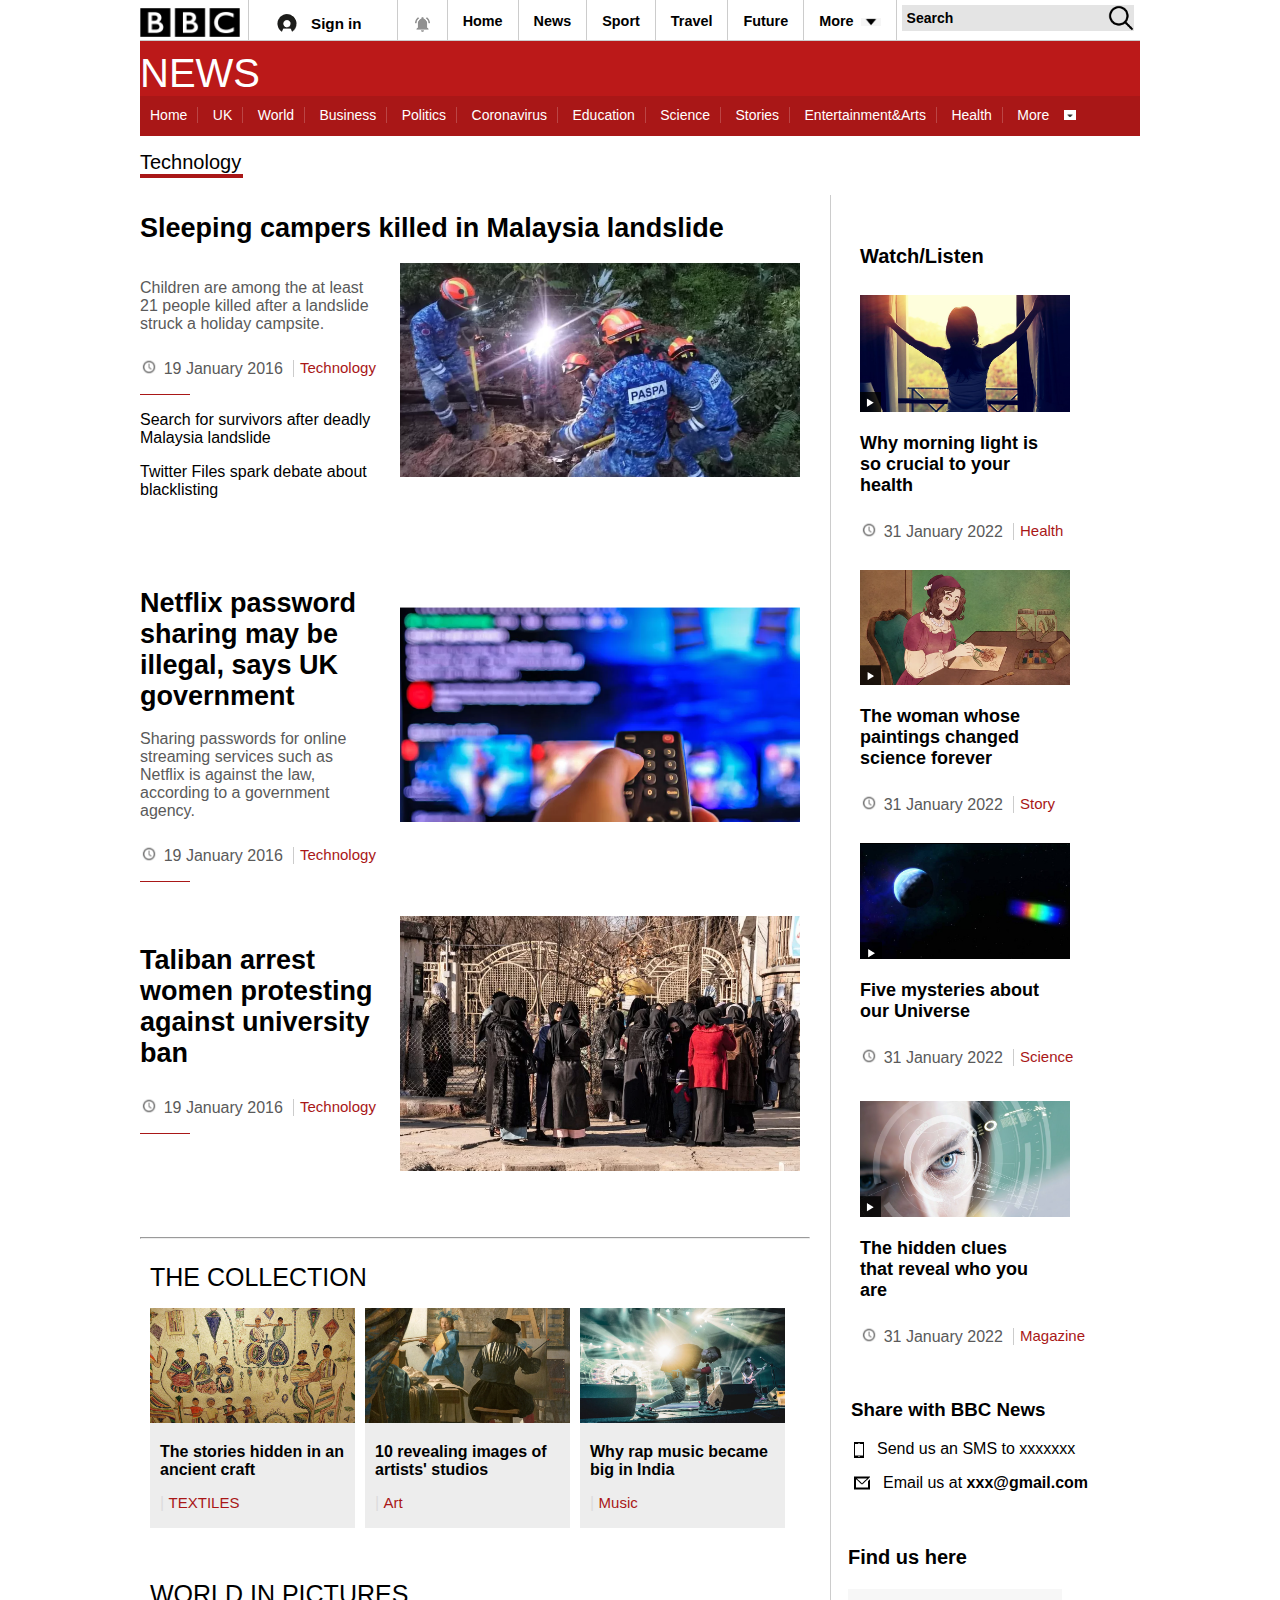
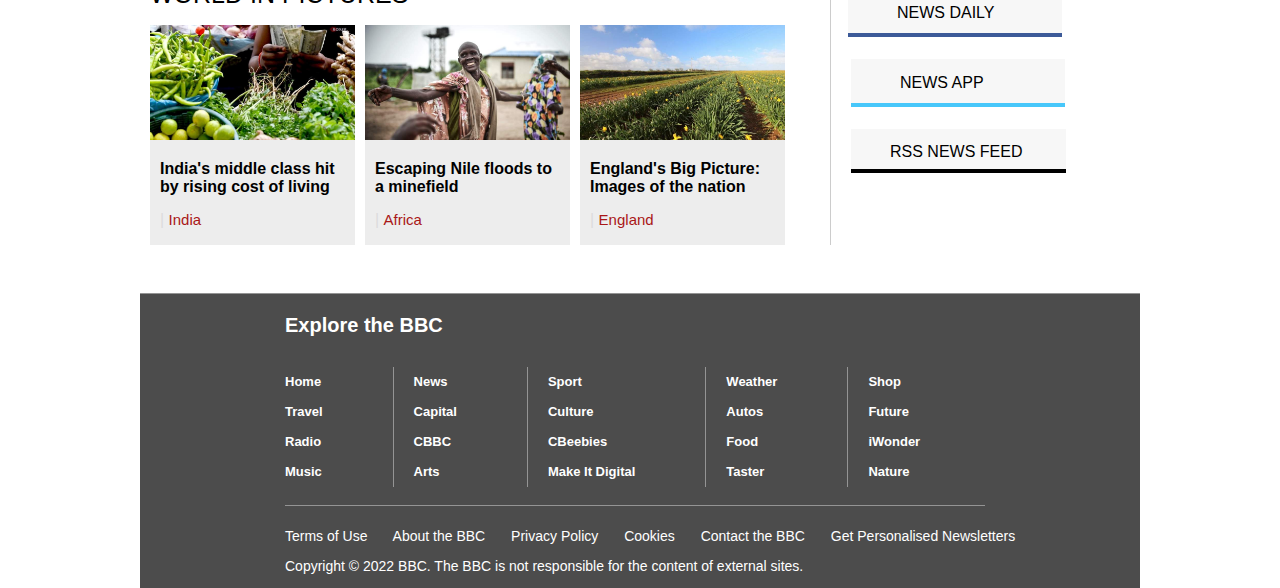
<file: BBCNewsWebsiteClone/index.html>
<!DOCTYPE html>
<html lang="en">
<head>
    <meta charset="UTF-8">
    <meta http-equiv="X-UA-Compatible" content="IE=edge">
    <meta name="viewport" content="width=device-width, initial-scale=1.0">
    <title>Technology - BBC News</title>

    <link rel="stylesheet" type="text/css" href="bbc.css">
    

</head>
<body>

    <div id="topbar">

        <img id="logo" src="img/bbc-logo.png">
        <div id="signin-div" class="topbar-section">
            <img id="signinimage" src="img/signinimage.png">
           <span id="signin-text"> Sign in </span>

        </div>

        <div id="bell-div">
            <div id="signin-div" class="topbar-section">
                <img id="bell" src="img/bellicon.png">

        </div>

        <div class="topbar-section topbar-menu">

            Home

        </div>

        <div class="topbar-section topbar-menu">

            News

        </div>

        <div class="topbar-section topbar-menu">

            Sport

        </div>

        <div class="topbar-section topbar-menu">

            Travel

        </div>

        <div class="topbar-section topbar-menu">

            Future

        </div>

        <div class="topbar-section topbar-menu">

            More

            <img id="arrow" src="img/arrow.png">

        </div>

        <div class="topbar-section">
            <input id="search-box" type="text" value="Search">
            <input type="image" id ="search-bar" src="img/magnifying-glass-icon.png">
             
        </div>
        </div>

        <div class="clear"></div>
        <div id="menu-bar-container">

            <div id="menu-bar">

                <h1>NEWS</h1>

            </div>

            <div class="clear">

            </div>
            <div id="menu-bar-2-container">

                <div id="menu-bar-2">
                    <a href="">Home</a>
                    <a href="">UK</a>
                    <a href="">World</a>
                    <a href="">Business</a>
                    <a href="">Politics</a>
                    <a href="">Coronavirus</a>
                    <a href="">Education</a>
                    <a href="">Science</a>
                    <a href="">Stories</a>
                    <a href="">Entertainment&Arts</a>
                    <a href="">Health</a>
                    <a href="" class="no-border">More</a>
                    <img id="arrow-2" src="img/arrow-2.png">
                </div>
                </div>

            </div>
            <div class="clear"></div>
            <div id="page-container">

            <div id="main-article">
                

                <h2>Technology</h2>
                <div id="article-container">

                <h3><a href="">Sleeping campers killed in Malaysia landslide</a></h3>

                <div id="article-summary">

                   <p> Children are among the at least 21 people killed after a landslide struck a holiday campsite.</p>

                    <p><img class="clock" src="img/clock.png">  <span class="date border-right">19 January 2016 </span>
                        <a class="topic-link no-border" href="">Technology</a></p>
                        

                    <hr id="article-hr" align-item="left">
                    <p><a class= "article-link" href="">Search for survivors after deadly Malaysia landslide</a></p>
                    <p><a class= "article-link" href="">Twitter Files spark debate about blacklisting</a></p>
                    <br>
                    <br>
                    <br>
                    

                    <h3><a href="">Netflix password sharing may be illegal, says UK government</a></h3>

                    <div id="article-summary-a"></div>

                    <p>Sharing passwords for online streaming services such as Netflix is against the law, according to a government agency.</p>
                    <p><img class="clock-a" src="img/clock.png">  <span class="date border-right">19 January 2016 </span>
                        <a class="topic-link no-border" href="">Technology</a></p>
                        <hr id="article-hr" align-item="left">
                        <br>
                        <br>
                        <h3><a href="">Taliban arrest women protesting against university ban</a></h3>

                        <div id="article-summary-a"></div>

                    <p></p>
                    <p><img class="clock-a" src="img/clock.png">  <span class="date border-right">19 January 2016 </span>
                        <a class="topic-link no-border"href="">Technology</a></p>
                        <hr id="article-hr" align-item="left">

    


                </div>

                <img id="main-article-image" src="img/Screenshot.png">
                <br>
                <br>
                <br>
                <br>
                <br>
                <br>
                <br>
                <br>
    
                <img id="main-article-image-a" src="img/New.png">
                <br>
                <br>
                <br>
                <br>
                <br>
                <br>
                <img id="main-article-image-a" src="img/Screenshot2.png">
                <br>
                <br>
                <br>
                <br>
                <hr>

                <div id="technologyWorld">
                    <p id="techHeader"><a href="http://">THE COLLECTION</a></p>
                    
                    <!--this part is divided into 3 subparts-->
                    <div class="techWorldDiv">
                        <a class="techWorldDivImg" href="http://"><img src="img/Textiles.webp" alt="techimg"></a>
                        <p class="techWorldDivTitle"><a href="http://">The stories hidden in an ancient craft
                        </a></p>
                        <p class="techWorldDivCat"> | <a href="http://">TEXTILES</a></p>
                    </div>

                    <div class="techWorldDiv">
                        <a class="techWorldDivImg" href="http://"><img src="img/Art History.webp" alt="techimg"></a>  
                        <p class="techWorldDivTitle"><a href="http://">10 revealing images of artists' studios</a></p> 
                        <p class="techWorldDivCat"> | <a href="http://">Art</a></p>                            
                    </div>

                    <div class="techWorldDivE">
                        <a class="techWorldDivImg" href="http://"><img src="img/Music.webp" alt="techimg"></a>
                        <p class="techWorldDivTitle"><a href="http://">Why rap music became big in India</a></p>
                        
                        <p class="techWorldDivCat"> | <a href="http://">Music</a></p>                            
                    </div>

                </div>
                

                <div id="technologyWorld">
                    <br>
                    <br>
                
                    <p id="techHeader"><a href="http://">WORLD IN PICTURES</a></p>
                    
                    <!--this part is divided into 3 subparts-->

                    <div class="techWorldDiv">
                        <a class="techWorldDivImg" href="http://"><img src="img/getty.jpg" alt="techimg"></a>  
                        <p class="techWorldDivTitle"><a href="http://">India's middle class hit by rising cost of living</a></p> 
                        <p class="techWorldDivCat"> | <a href="http://">India</a></p>                            
                    </div>

                    <div class="techWorldDiv">
                        <a class="techWorldDivImg" href="http://"><img src="img/smile.jpg" alt="techimg"></a>
                        <p class="techWorldDivTitle"><a href="http://">Escaping Nile floods to a minefield
                        </a></p>
                        <p class="techWorldDivCat"> | <a href="http://">Africa</a></p>
                    </div>

                    <div class="techWorldDiv">
                        <a class="techWorldDivImg" href="http://"><img src="img/Field.jpg" alt="techimg"></a>  
                        <p class="techWorldDivTitle"><a href="http://">England's Big Picture: Images of the nation</a></p>             
                        <p class="techWorldDivCat"> | <a href="http://">England</a></p>                            
                    </div>


                </div>
            
            

            </div>
            <br>
            <br>
            <br>

            <div id="watch-listen">

                <h4><b>Watch/Listen</b></h4>
                

            <img class="article-side-image" src="img/article2.png">
            <div class="side-article">
           <p><a class="watch-listen-link" href="">Why morning light is so crucial to your health</a></p>
           <p><img class="clock" src="img/clock.png"> <span class="date border-right">31 January 2022</span>
            <a class="topic-link no-border" href="">Health</a></p>
            <br>

            

        </div>


            <div class="clear"></div>
            <img class="article-side-image" src="img/article1.png">
            <div class="side-article">
                <p><a class="watch-listen-link" href="">The woman whose paintings changed science forever</a></p>
                <p><img class="clock" src="img/clock.png"> <span class="date border-right">31 January 2022</span>
                 <a class="topic-link no-border" href="">Story</a></p>
                 <br>

        </div>


        <div class="clear"></div>

        <img class="article-side-image" src="img/article3.png">
        <div class="side-article">
            <p><a class="watch-listen-link" href="">Five mysteries about our Universe</a></p>
            <p><img class="clock" src="img/clock.png"> <span class="date border-right">31 January 2022</span>
             <a class="topic-link no-border" href="">Science</a></p>
             <br>
    
     
    <div class="clear"></div>

    <img class="article-side-image" src="img/article4.png">
    <div class="side-article">
        <p><a class="watch-listen-link" href="">The hidden clues that reveal who you are</a></p>
        <p><img class="clock" src="img/clock.png"> <span class="date border-right">31 January 2022</span>
         <a class="topic-link no-border" href="">Magazine</a></p>
         <br>

         <div id="shareWithBBC">
            <a href="http://"><h3>Share with BBC News</h3></a>
            <img src="img/phone.PNG" alt="phone">
            <p>Send us an SMS to xxxxxxx</p>
            <img src="img/email.PNG" alt="email">
            <p>Email us at <a class="shareWithBBCBold" href="http://">xxx@gmail.com</a></p>
            <br>
            
            <div id="followUs">
                <p id="followUsPara"><b>Find us here</b></p>
               
                <div id="daily" class="ftLink">
                    <a href="http://">NEWS DAILY</a>
                </div>

               
                <div id="app" class="ftLink">
                    <a href="http://">NEWS APP</a>
                </div>

                
                <div id="rss">
                    <a href="http://">RSS NEWS FEED</a>
                </div>
            </div>
        </div>

   </div>

</div>

<br>
<br>


<div id="explore">
    <div class="explore2">
        <p id="exploreHeading">
            Explore the BBC
        </p>
    </div>
    <div class="explore3">
        <a href="http://">Home</a><br>
        <a href="http://">Travel</a><br>
        <a href="http://">Radio</a><br>
        <a href="http://">Music</a>
    </div>
    <div class="explore3 explore4">
        <a href="http://">News</a><br>
        <a href="http://">Capital</a><br>
        <a href="http://">CBBC</a><br>
        <a href="http://">Arts</a>
    </div>
    <div class="explore3 explore4">
        <a href="http://">Sport</a><br>
        <a href="http://">Culture</a><br>
        <a href="http://">CBeebies</a><br>
        <a href="http://">Make It Digital</a>
    </div>
    <div class="explore3 explore4">
        <a href="http://">Weather</a><br>
        <a href="http://">Autos</a><br>
        <a href="http://">Food</a><br>
        <a href="http://">Taster</a>
    </div>
    <div class="explore3 explore4">
        <a href="http://">Shop</a><br>
        <a href="http://">Future</a><br>
        <a href="http://">iWonder</a><br>
        <a href="http://">Nature</a>
    </div>
    <hr id="xHr">
    <div id="fotter">
        <p>
            <a href="http://">Terms of Use</a>
            <a href="http://">About the BBC</a>
            <a href="http://">Privacy Policy</a>
            <a href="http://">Cookies</a>
            <a href="http://">Contact the BBC</a>
            <a href="http://">Get Personalised Newsletters</a>
        </p>
        <p>Copyright &copy 2022 BBC. The BBC is not responsible for the content of external sites.
        </p>

        </div>
            
            </div>
    
</body>
</html>
</file>
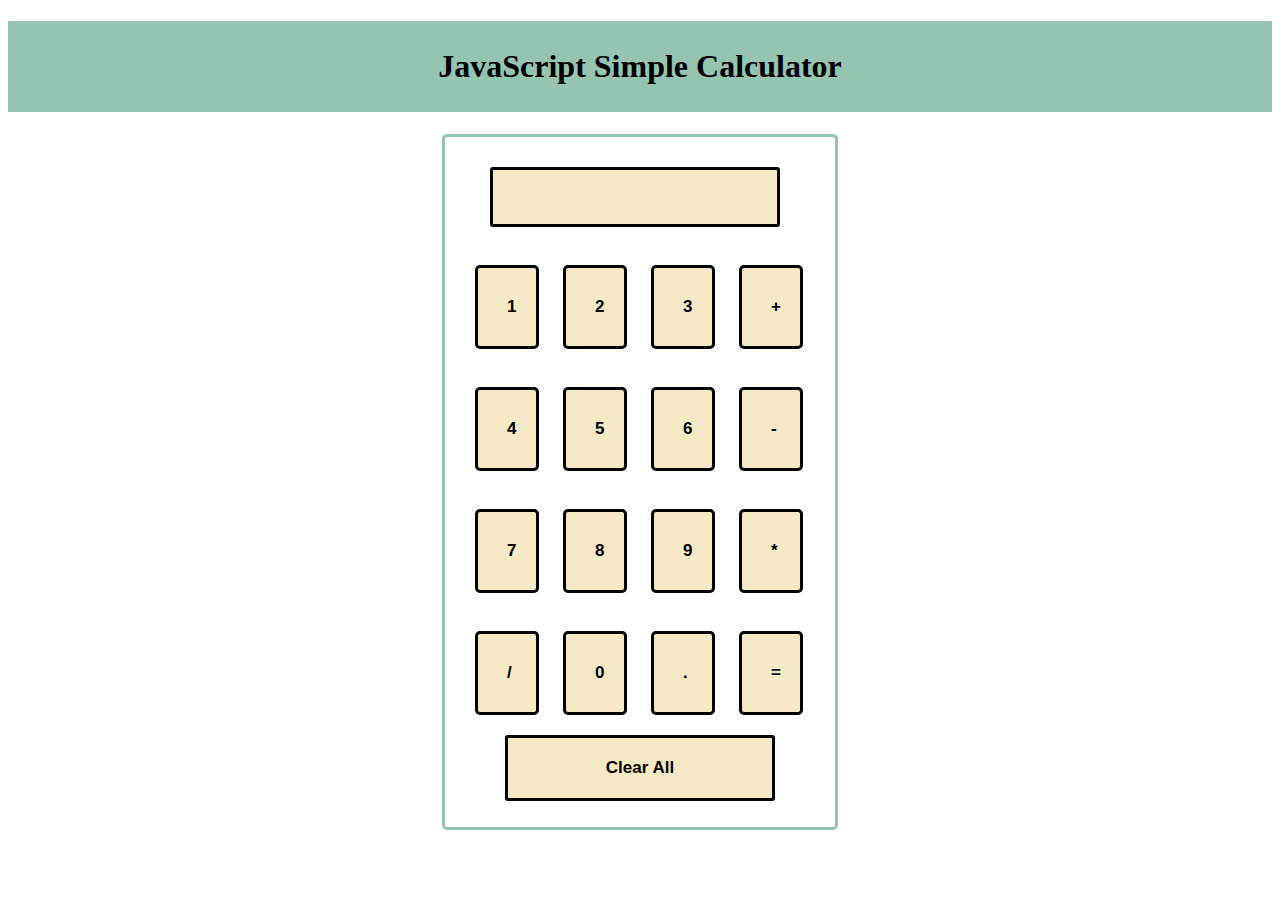
<file: CALCULATOR/index.html>
<!-- Program to build Simple Calculator in JavaScript using HTML and CSS. -->
<!DOCTYPE html>
<html lang="en">
  <head>
    <title>JavaScript Calculator</title>
    <link rel="stylesheet" href="style.css" />
  </head>
  <body class="image">
    <h1>JavaScript Simple Calculator</h1>
    <div class="formstyle">
      <form name="form1">
        <!-- This input box shows the button pressed by the user in calculator. -->
        <input id="calc" type="text" name="answer" /> <br />
        <br />
        <!-- Display the calculator button on the screen. -->
        <!-- onclick() function display the number pressed by the user. -->
        <input type="button" value="1" onclick="form1.answer.value += '1' " />
        <input type="button" value="2" onclick="form1.answer.value += '2' " />
        <input type="button" value="3" onclick="form1.answer.value += '3' " />
        <input type="button" value="+" onclick="form1.answer.value += '+' " />
        <br />
        <br />
        <input type="button" value="4" onclick="form1.answer.value += '4' " />
        <input type="button" value="5" onclick="form1.answer.value += '5' " />
        <input type="button" value="6" onclick="form1.answer.value += '6' " />
        <input type="button" value="-" onclick="form1.answer.value += '-' " />
        <br />
        <br />
        <input type="button" value="7" onclick="form1.answer.value += '7' " />
        <input type="button" value="8" onclick="form1.answer.value += '8' " />
        <input type="button" value="9" onclick="form1.answer.value += '9' " />
        <input type="button" value="*" onclick="form1.answer.value += '*' " />
        <br />
        <br />
        <input type="button" value="/" onclick="form1.answer.value += '/' " />
        <input type="button" value="0" onclick="form1.answer.value += '0' " />
        <input type="button" value="." onclick="form1.answer.value += '.' " />
        <!-- When we click on the '=' button, the onclick() shows the sum results on the calculator screen. -->
        <input
          type="button"
          value="="
          onclick="form1.answer.value = eval(form1.answer.value) "
        />
        <br />
        <!-- Display the Cancel button and erase all data entered by the user. -->
        <input
          type="button"
          value="Clear All"
          onclick="form1.answer.value = '' "
          id="clear"
        />
        <br />
      </form>
    </div>
  </body>
</html>
</file>
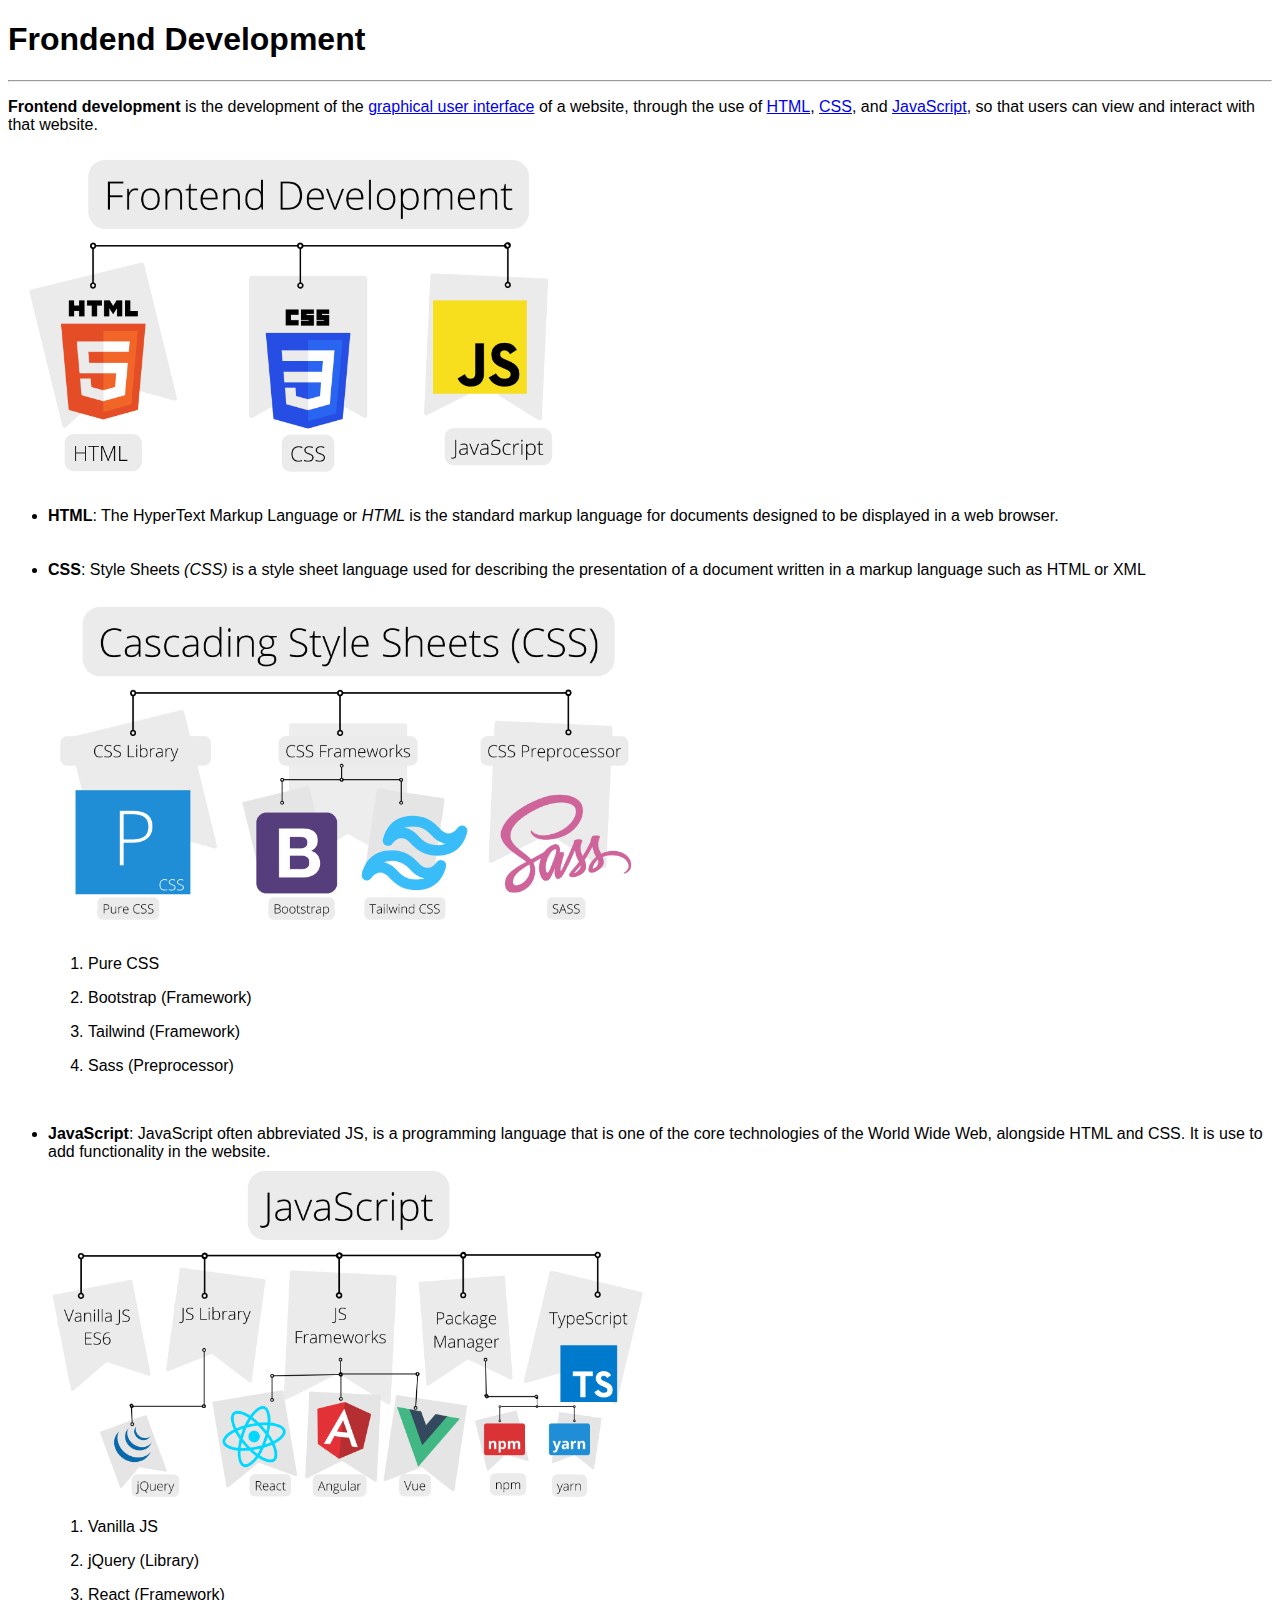
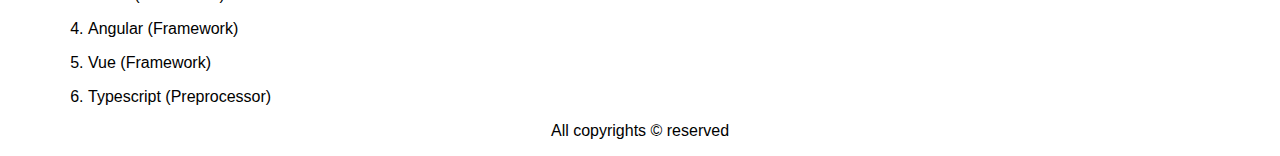
<file: Frontend Rodmap/index.html>
<!DOCTYPE html>
<html lang="en">
  <head>
    <meta charset="UTF-8" />
    <meta name="viewport" content="width=device-width, initial-scale=1.0" />
    <title>Frontend Roadmap</title>
  </head>
  <body style="font-family: sans-serif">
    <h1>Frondend Development</h1>
    <hr />
    <p>
      <b>Frontend development</b> is the development of the
      <a
        target="_blank"
        href="https://en.wikipedia.org/wiki/Graphical_user_interface"
        >graphical user interface</a
      >
      of a website, through the use of
      <a target="_blank" href="https://en.wikipedia.org/wiki/HTML">HTML</a>,
      <a target="_blank" href="https://en.wikipedia.org/wiki/CSS">CSS</a>, and
      <a target="_blank" href="https://en.wikipedia.org/wiki/JavaScript"
        >JavaScript</a
      >, so that users can view and interact with that website.
    </p>
    <img
      src="./image/html-css-javascript.png"
      alt="html-css-javascript"
      style="width: 100%; max-width: 600px"
    />
    <ul>
      <li>
        <b>HTML</b>: The HyperText Markup Language or <i>HTML </i> is the
        standard markup language for documents designed to be displayed in a web
        browser.
      </li>
      <br />
      <br />
      <li>
        <b>CSS</b>: Style Sheets <i>(CSS)</i> is a style sheet language used for
        describing the presentation of a document written in a markup language
        such as HTML or XML
        <br />
        <br />
        <img
          src="./image/CSS.png"
          style="width: 100%; max-width: 600px"
          alt="CSS"
        />
        <ol>
          <li><p>Pure CSS</p></li>
          <li><p>Bootstrap (Framework)</p></li>
          <li><p>Tailwind (Framework)</p></li>
          <li><p>Sass (Preprocessor)</p></li>
        </ol>
      </li>
    </ul>
    <br />
    <ul>
      <li>
        <b>JavaScript</b>: JavaScript often abbreviated JS, is a programming
        language that is one of the core technologies of the World Wide Web,
        alongside HTML and CSS. It is use to add functionality in the website.
      </li>

      <img
        src="./image/JavaScript.png"
        style="width: 100%; max-width: 600px"
        alt="JavaScript"
      />

      <ol>
        <li><p>Vanilla JS</p></li>
        <li><p>jQuery (Library)</p></li>
        <li><p>React (Framework)</p></li>
        <li><p>Angular (Framework)</p></li>
        <li><p>Vue (Framework)</p></li>
        <li><p>Typescript (Preprocessor)</p></li>
      </ol>
    </ul>

    <p style="text-align: center;">All copyrights &copy; reserved</p>
    <script src="script.js"></script>
  </body>
</html>
</file>
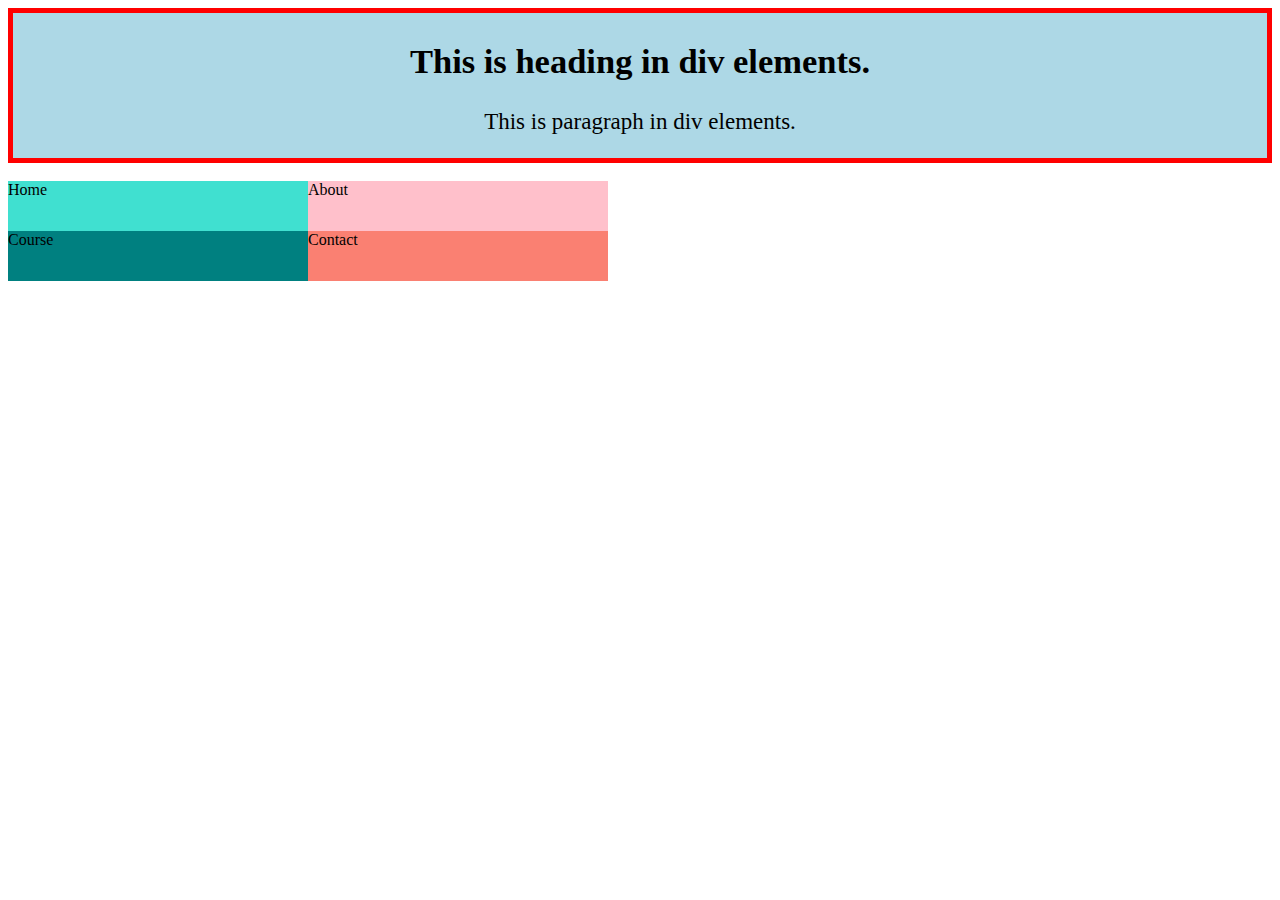
<file: HTML and CSS/CSS/index.html>
<!DOCTYPE html>
<html lang="en">
  <head>
    <meta charset="UTF-8" />
    <meta name="viewport" content="width=device-width, initial-scale=1.0" />
    <title>CSS Documentation</title>
    <style>
      .myDiv {
        font-size: 23px;
        border: 5px solid red;
        background-color: lightblue;
        text-align: center;
      }
      
      .main{
        width: 600px;
        height: 100px;
        background-color: red;
      }

      .row1{
        width: 600px;
        height: 50px;
        background-color: yellow;
      }

      .row1c1{
        width: 300px;
        height: 50px;
        float: left;
        background-color:turquoise;
      }

      .row1c2{
        width: 300px;
        height: 50px;
        float: left;
        background-color: pink;
      }

      .row2c1{
        width: 300px;
        height: 50px;
        float: left;
        background-color: teal;
      }

      .row2c2{
        width: 300px;
        height: 50px;
        float: left;
        background-color: salmon;
      }
      
    </style>
  </head>
  <body>
    <div class="myDiv">
      <h2>This is heading in div elements.</h2>
      <p>This is paragraph in div elements.</p>
    </div>
    <br>
    <div class="main">
        <div class="row1">
            <div class="row1c1">Home</div>
            <div class="row1c2">About</div>
        </div>
        <div class="row2">
            <div class="row2c1">Course</div>
            <div class="row2c2">Contact</div>
        </div>
    </div>
  </body>
</html>
</file>
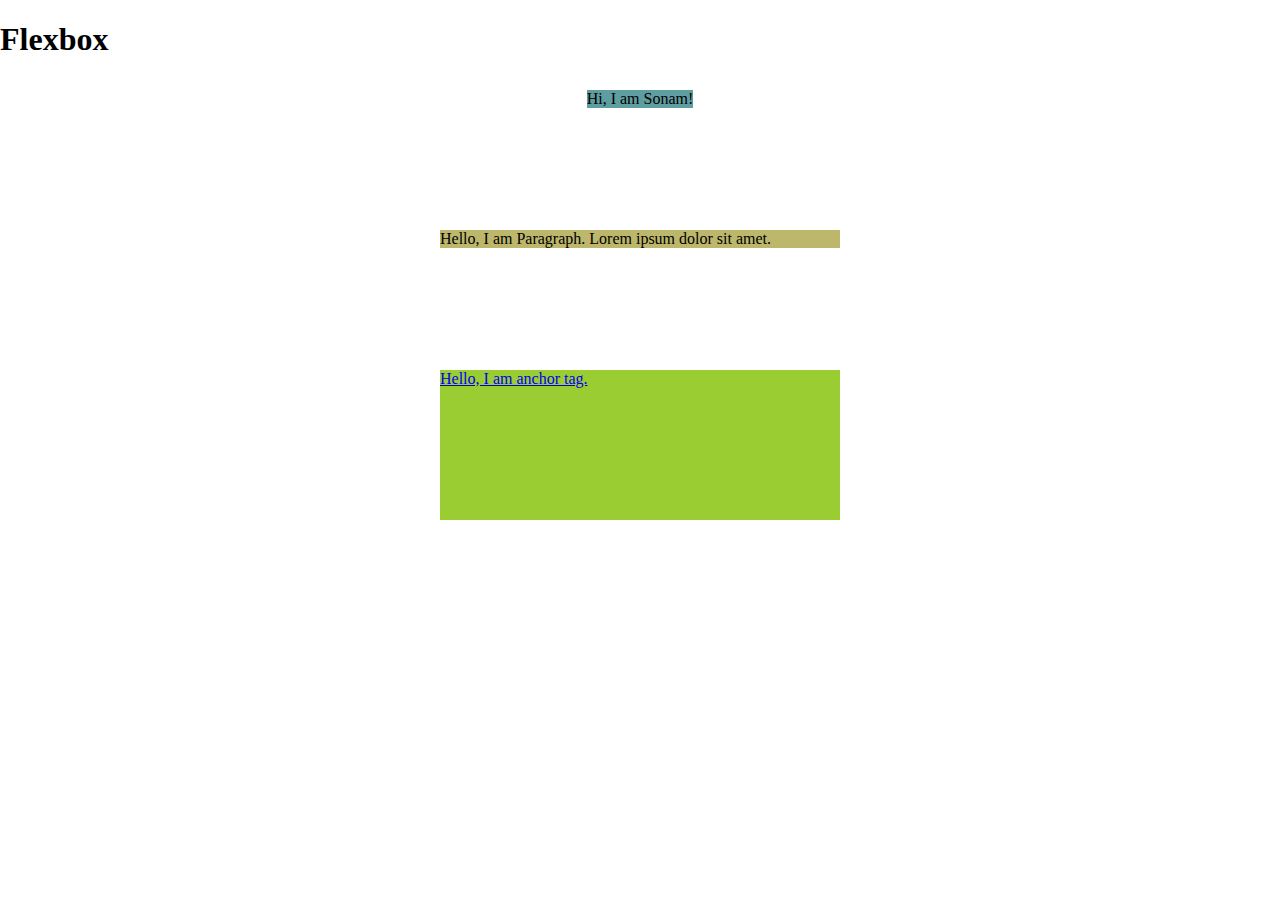
<file: HTML and CSS/FLEXBOX/index.html>
<!DOCTYPE html>
<html lang="en">
  <head>
    <meta charset="UTF-8" />
    <meta name="viewport" content="width=device-width, initial-scale=1.0" />
    <title>FlexBox</title>
    <link rel="stylesheet" href="style.css" />
  </head>
  <body>
    <h1>Flexbox</h1>
    <div class="parent">
      <span>Hi, I am Sonam!</span>
      <p>
        Hello, I am Paragraph. Lorem ipsum dolor sit amet.
      </p>
      <a href="/">Hello, I am anchor tag.</a>
    </div>
  </body>
</html>
</file>
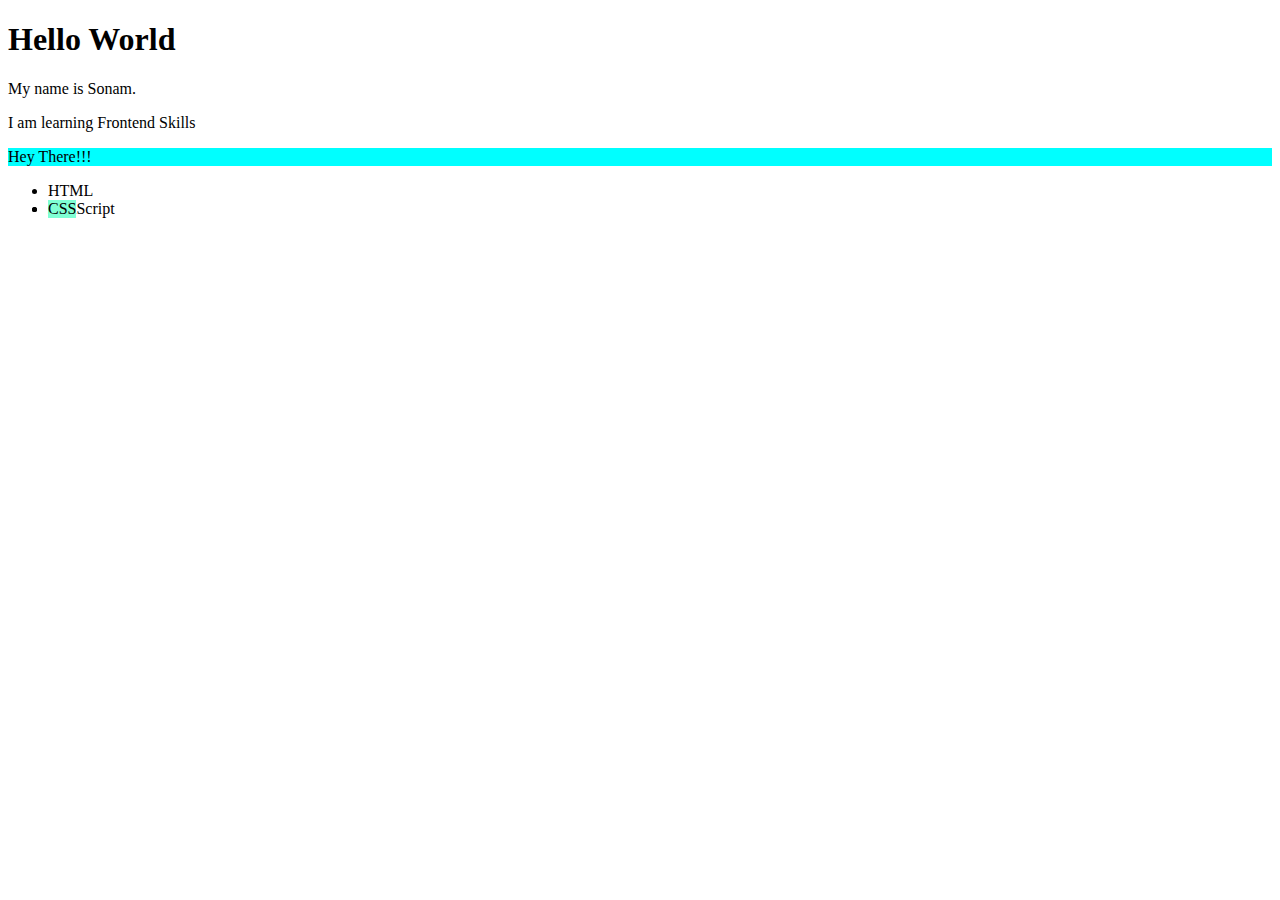
<file: HTML and CSS/POSITIONINCSS/index.html>
<!DOCTYPE html>
<html lang="en">
<head>
    <meta charset="UTF-8">
    <meta name="viewport" content="width=h1, initial-scale=1.0">
    <title>CSS Position Property</title>
    <link rel="stylesheet" href="style.css">
</head>
<body>
    <h1>Hello World</h1>
    <p>My name is Sonam.</p>
    <p>I am learning Frontend Skills</p>
    <div>Hey There!!!</div>
    <ul>
        <li>HTML</li>
        <li class="css-element">CSS</li>
        <li>JavaScript</li>
    </ul>
</body>
</html>
</file>
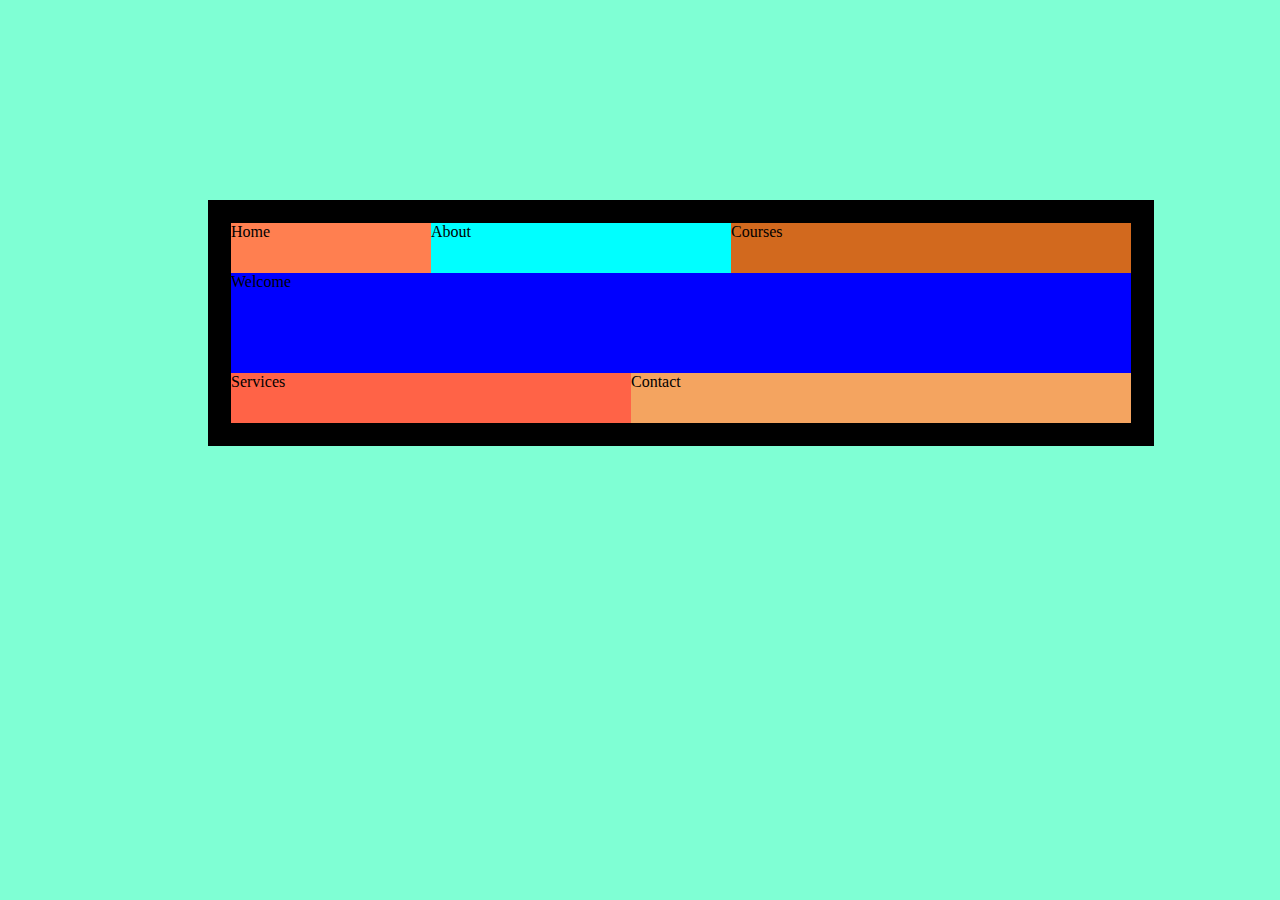
<file: HTML and CSS/CSS/task1.html>
<!DOCTYPE html>
<html lang="en">
  <head>
    <meta charset="UTF-8" />
    <meta name="viewport" content="width=device-width, initial-scale=1.0" />
    <title>Task</title>
    <style>

       body {
        background-color: aquamarine;
       } 
      .main {
        padding: 23px;
        margin: 200px;
        width: 900px;
        height: 200px;
        background-color: black;
      }
      .row1 {
        width: 900px;
        height: 50px;
        background-color: brown;
      }
      .row1c1 {
        width: 200px;
        height: 50px;
        float: left;
        background-color: coral;
      }
      .row1c2 {
        width: 300px;
        height: 50px;
        float: left;
        background-color: aqua;
      }
      .row1c3 {
        width: 400px;
        height: 50px;
        float: left;
        background-color: chocolate;
      }
      .row2 {
        width: 900px;
        height: 100px;
        background-color: blue;
      }
      .row3 {
        width: 900px;
        height: 50px;
        background-color: olivedrab;
      }
      .row3c1 {
        width: 400px;
        height: 50px;
        float: left;
        background-color: tomato;
      }
      .row3c2 {
        width: 500px;
        height: 50px;
        float: left;
        background-color: sandybrown;
      }
    </style>
  </head>
  <body>
    <div class="main">
      <div class="row1">
        <div class="row1c1">Home</div>
        <div class="row1c2">About</div>
        <div class="row1c3">Courses</div>
      </div>
      <div class="row2">Welcome</div>
      <div class="row3">
        <div class="row3c1">Services</div>
        <div class="row3c2">Contact</div>
      </div>
    </div>
  </body>
</html>
</file>
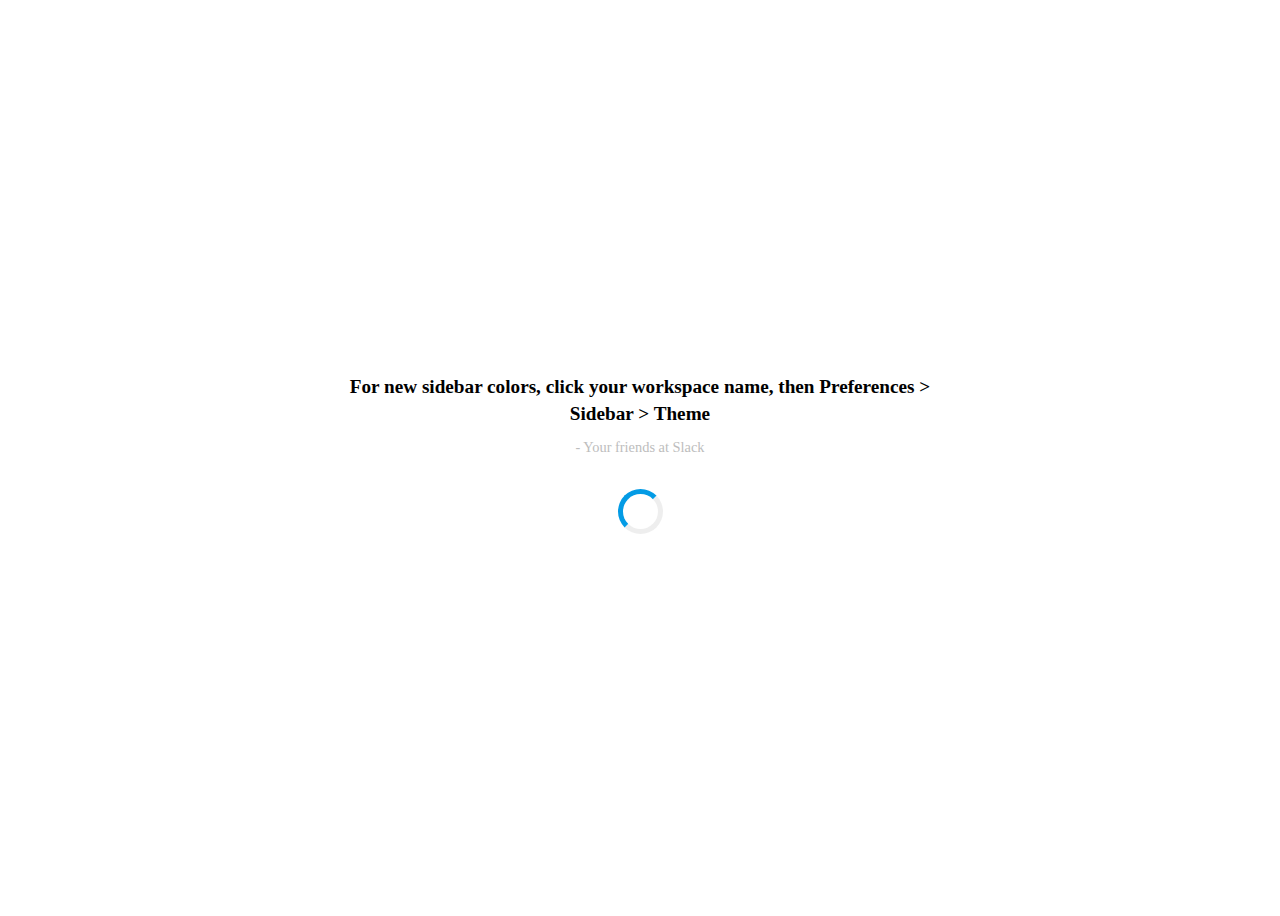
<file: HTML and CSS/Loading_Screen/Build A Loading Screen.html>
<!-- Build a Delightful Loading Screen -->

<!DOCTYPE html>
<html lang="en">
  <head>
    <meta charset="UTF-8" />
    <meta name="viewport" content="width=device-width, initial-scale=1.0" />
    <title>Document</title>
    <link rel="stylesheet" href="Build A Loading Screen.css">
  </head>
  <body>
    <section class="loading">
      For new sidebar colors, click your workspace name, then Preferences >
      Sidebar > Theme
      <span class="loading__author"> - Your friends at Slack</span>
      <span class="loading__anim"></span>
    </section>
  </body>
</html>
</file>
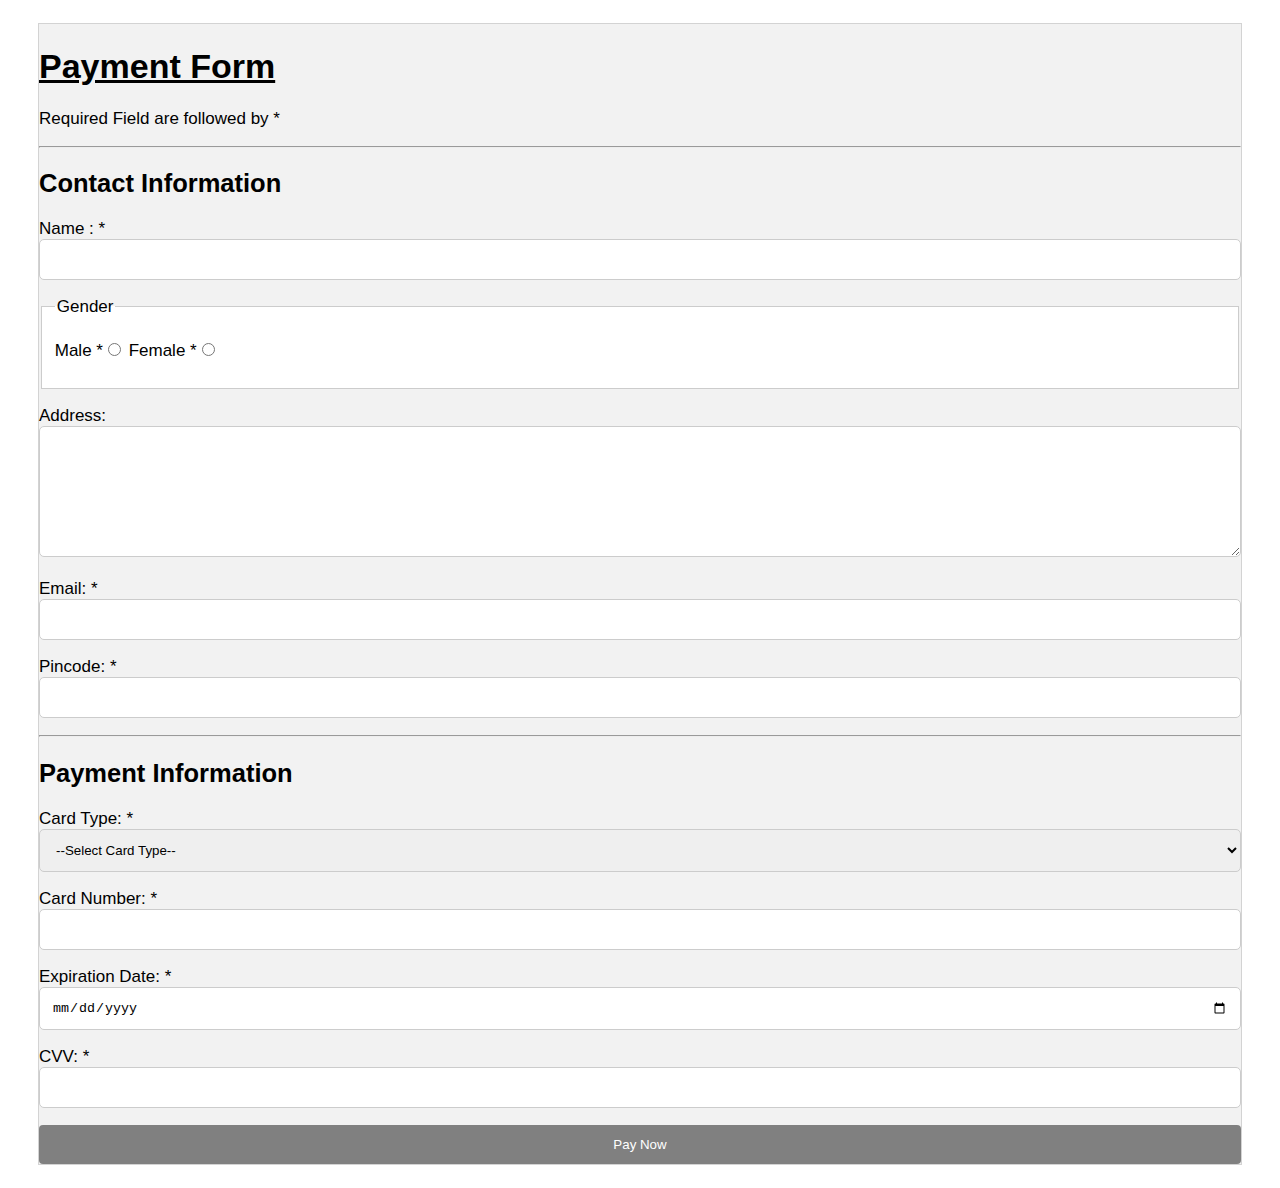
<file: HTML and CSS/Payment_Form/payment_form.html>
<!DOCTYPE html>
<html lang="en">
<head>
    <meta charset="UTF-8">
    <meta http-equiv="X-UA-Compatible" content="IE=edge">
    <meta name="viewport" content="width=device-width, initial-scale=1.0">
    <title>Payment Formform</title>
    <link rel="stylesheet" href="payment_form.css">
</head>
<body>
    <div class="container">
    <form action="">
        <h1><u>Payment Form</u></h1>
        <p>
            Required Field are followed by *
        </p>
        <hr>
        <h2>Contact Information</h2>
        <p>Name : * <input type="text" name="name" required></p>
        <fieldset>
            <legend>Gender</legend>
            <p>
                Male *<input type="radio" name="gender" id="male"required> 
                Female *<input type="radio" name="gender" id="female" required> 
            </p>
        </fieldset>
        <p>
            Address: <textarea name="address" id="address" cols="100" rows="7"></textarea>
        </p>
        <p>
            Email: *<input type="email" name="email" id="email"required>
        </p>
        <p>
            Pincode: *<input type="number" name="pincode" id="pincode"required>
        </p>
        <hr>
        <h2>Payment Information</h2>
        <p>
            Card Type: *
            <select name="card_type" id="card_type" required>
            <option value="">--Select Card Type--</option>
            <option value="visa">Visa</option>
            <option value="rupay">Rupay</option>
            <option value="mastercard">Mastercard</option>
           </select>
        </p>
        <p>
            Card Number: *<input type="number" name="card_number" id="card_number" required>
        </p>
        <p>
            Expiration Date: *<input type="date" name="exp_date" id="exp_date"required>
        </p>
        <p>
            CVV: *<input type="password" name="cvv" id="cvv"required>
        </p>
        <input type="submit" value="Pay Now">
    </form>
</body>
</html>
</file>
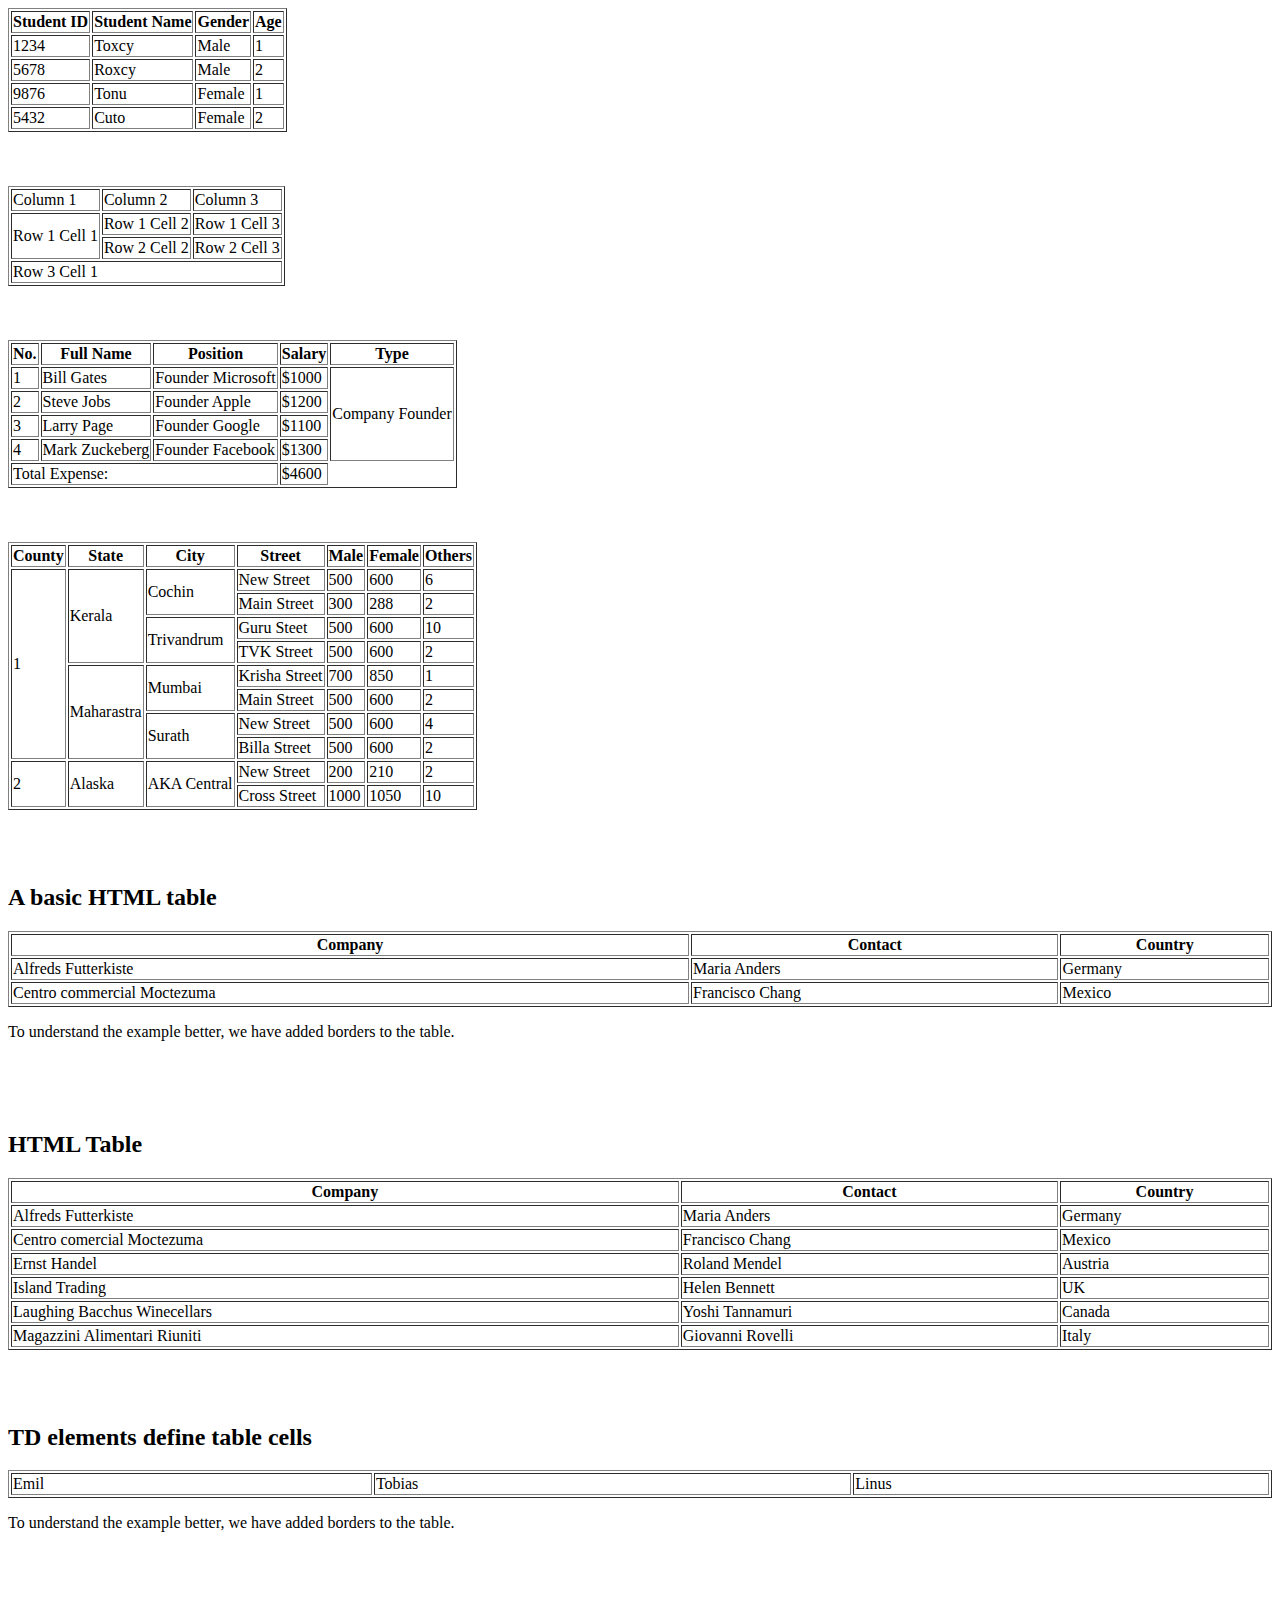
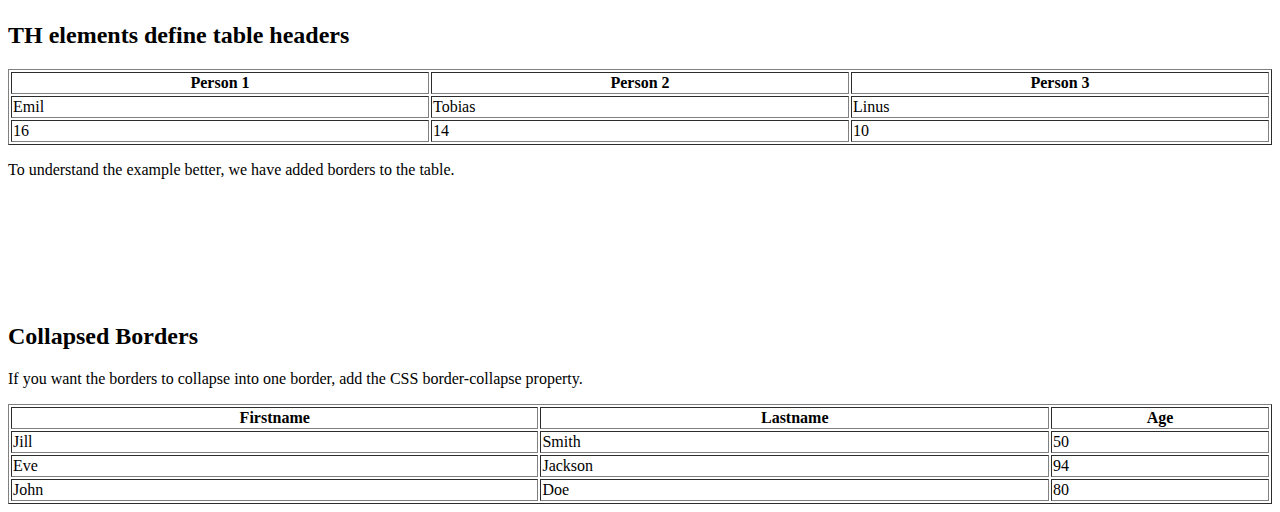
<file: HTML and CSS/Table/Table.html>
<!DOCTYPE html>
<html lang="en">
<head>
    <meta charset="UTF-8">
    <meta name="viewport" content="width=device-width, initial-scale=1.0">
    <title>Table</title>
</head>
<body>
    

    <table border="1">
        <thead>
            <th>Student ID</th>
            <th>Student Name</th>
            <th>Gender</th>
            <th>Age</th>
        </thead>
        <tbody>
            <tr>
                <td>1234</td>
                <td>Toxcy</td>
                <td>Male</td>
                <td>1</td>
            </tr>
            <tr>
                <td>5678</td>
                <td>Roxcy</td>
                <td>Male</td>
                <td>2</td>
            </tr>
            <tr>
                <td>9876</td>
                <td>Tonu</td>
                <td>Female</td>
                <td>1</td>
            </tr>
            <tr>
                <td>5432</td>
                <td>Cuto</td>
                <td>Female</td>
                <td>2</td>
            </tr>
    
        </tbody>
       </table>
    
       <br>
       <br>
       <br>
    
       <table border="1">
        <tr>
            <td>Column 1</td>
            <td>Column 2</td>
            <td>Column 3</td>
        </tr>
        <tr>
            <td rowspan="2">Row 1 Cell 1</td>
            <td>Row 1 Cell 2</td>
            <td>Row 1 Cell 3</td>
        </tr>
        <tr>
            <td>Row 2 Cell 2</td>
            <td>Row 2 Cell 3</td>
        </tr>
        <tr>
            <td colspan="3">Row 3 Cell 1</td>
        </tr>
    
       </table>
       
    
       <br>
       <br>
       <br>
       
    
    <table border="1">
        <thead>
            
                <th>No.</th>
                <th>Full Name</th>
                <th>Position</th>
                <th>Salary</th>
                <th>Type</th>
        </thead>
    
        <tbody>
            <tr>
                <td>1</td>
                <td>Bill Gates</td>
                <td>Founder Microsoft</td>
                <td>$1000</td>
                <td rowspan="4">Company Founder</td>
            </tr>
            <tr>
                <td>2</td>
                <td>Steve Jobs</td>
                <td>Founder Apple</td>
                <td>$1200</td>
            </tr>
            <tr>
                <td>3</td>
                <td>Larry Page</td>
                <td>Founder Google</td>
                <td>$1100</td>
            </tr>
            <tr>
                <td>4</td>
                <td>Mark Zuckeberg</td>
                <td>Founder Facebook</td>
                <td>$1300</td>
            </tr>
        </tbody>
    
        <tfoot>
            <tr>
                <td colspan="3">Total Expense:</td>
                <td>$4600</td>
            </tr>
        </tfoot>
    </table>
    
    
    <br>
    <br>
    <br>
    
    <table border="1">
        <thead>
            <th>County</th>
            <th>State</th>
            <th>City</th>
            <th>Street</th>
            <th>Male</th>
            <th>Female</th>
            <th>Others</th>
        </thead>
    
        <tbody>
            <tr>
                <td rowspan="8">1</td>
                <td rowspan="4">Kerala</td>
                <td rowspan="2">Cochin</td>
                <td>New Street</td>
                <td>500</td>
                <td>600</td>
                <td>6</td>
            </tr>
            <tr>
                <td>Main Street</td>
                <td>300</td>
                <td>288</td>
                <td>2</td>
            </tr>
            <tr>
                <td rowspan="2">Trivandrum</td>
                <td>Guru Steet</td>
                <td>500</td>
                <td>600</td>
                <td>10</td>
            </tr>
            <tr>
                <td>TVK Street</td>
                <td>500</td>
                <td>600</td>
                <td>2</td>
            </tr>
            <tr>
                <td rowspan="4">Maharastra</td>
                <td rowspan="2">Mumbai</td>
                <td>Krisha Street</td>
                <td>700</td>
                <td>850</td>
                <td>1</td>
            </tr>
            <tr>
                <td>Main Street</td>
                <td>500</td>
                <td>600</td>
                <td>2</td>
            </tr>
            <tr>
                <td rowspan="2">Surath</td>
                <td>New Street</td>
                <td>500</td>
                <td>600</td>
                <td>4</td>
            </tr>
            <tr>
                <td>Billa Street</td>
                <td>500</td>
                <td>600</td>
                <td>2</td>
            </tr>
            <tr>
                <td rowspan="2">2</td>
                <td rowspan="2">Alaska</td>
                <td rowspan="2">AKA Central</td>
                <td>New Street</td>
                <td>200</td>
                <td>210</td>
                <td>2</td>
            </tr>
            <tr>
                <td>Cross Street</td>
                <td>1000</td>
                <td>1050</td>
                <td>10</td>
            </tr>
        </tbody>
    
    </table>
    


    <br>
    <br>
    <br>



<h2>A basic HTML table </h2>
<table style = "width:100%" border="1">
<tr>
<th>Company</th>
<th>Contact</th>
<th>Country</th>
</tr>
<tr>
<td>Alfreds Futterkiste</td>
<td>Maria Anders</td>
<td>Germany</td>
</tr>
<tr>
<td>Centro commercial Moctezuma</td>
<td>Francisco Chang</td>
<td>Mexico</td>
</tr>
</table>
<p>To understand the example better, we have added borders to the table.</p>


<br>
<br>
<br>

<table style="width: 100%;" border="1">
<h2>HTML Table</h2>
<tr>
    <th>Company</th>
    <th>Contact</th>
    <th>Country</th>
</tr>
<tr>
    <td>Alfreds Futterkiste</td>
    <td>Maria Anders</td>
    <td>Germany</td>
</tr>
<tr>
    <td>Centro comercial Moctezuma</td>
    <td>Francisco Chang</td>
    <td>Mexico</td>
</tr>
<tr>
    <td>Ernst Handel</td>
    <td>Roland Mendel</td>
    <td>Austria</td>
</tr>
<tr>
    <td>Island Trading</td>
    <td>Helen Bennett</td>
    <td>UK</td>
</tr>
<tr>
    <td>Laughing Bacchus Winecellars</td>
    <td>Yoshi Tannamuri</td>
    <td>Canada</td>
</tr>
<tr>
    <td>Magazzini Alimentari Riuniti</td>
    <td>Giovanni Rovelli</td>
    <td>Italy</td>
</tr>

</table>


<br>
<br>
<br>



<body>
<h2>TD elements define table cells</h2>
<table style = "width:100%" border = "1">
<tr>
<td>Emil</td>
<td>Tobias</td>
<td>Linus</td>
</tr>
</table>
<p>To understand the example better, we have added borders to the table.</p>


<br><br><br>

<!DOCTYPE html>
<html>
<body>
<h2>TH elements define table headers</h2>

<table border = "1" style="width:100%">
  <tr>
    <th>Person 1</th>
    <th>Person 2</th>
    <th>Person 3</th>
  </tr>
  <tr>
    <td>Emil</td>
    <td>Tobias</td>
    <td>Linus</td>
  </tr>
  <tr>
    <td>16</td>
    <td>14</td>
    <td>10</td>
  </tr>
</table>

<p>To understand the example better, we have added borders to the table.</p>


<br><br><br>

</body>
</html>

<br>
<br>
<br>



<body>
<h2>Collapsed Borders</h2>
<p>If you want the borders to collapse into one border, add the CSS border-collapse property.</p>

<table border = "1" style="width:100%">
  <tr>
    <th>Firstname</th>
    <th>Lastname</th> 
    <th>Age</th>
  </tr>
  <tr>
    <td>Jill</td>
    <td>Smith</td>
    <td>50</td>
  </tr>
  <tr>
    <td>Eve</td>
    <td>Jackson</td>
    <td>94</td>
  </tr>
  <tr>
    <td>John</td>
    <td>Doe</td>
    <td>80</td>
  </tr>
</table>

</body>
</html>
</file>
<file: BBCNewsWebsiteClone/bbc.css>
body {
    margin: 0;
    padding: 0;
    font-family: Helvetica, Arial, sans-serif;
}

#topbar {
    width: 1000px;
    margin: 0 auto;
    height: 45px;
    
}

#logo {

    margin-top: 8px;
    width: 100px;
    float: left;
    margin-right:8px;
}

.topbar-section
{
    float: left;
    border-left: 1px #cccccc solid;
    height: 100%;
}

#signinimage {

    margin: 7px;
    float: left;
    padding-left: 15px;
}

#signin-text {
    font-weight: bold;
    font-size: 95%;
    position: relative;
    top: 15px;
    padding-right: 35px;
}

.topbar-section
{
    float: left;
    height: 40px;
}

#bell {

    height: 15px;
    margin: 17px 17px;
}

#bell-div  {
    float: left;

}

.topbar-menu {

    font-weight: bold;
    font-size: 90%;
    padding: 13px 15px 0 15px;
    height: 27px;
}

#arrow {
    width: 20px;
    margin-left:3px;            
}

#search-box {

    background-color: #e4e4e4;
    border: none;
    font-weight: bold;
    font-size: 14px;
    padding: 5px;
    margin: 5px 0 5px 5px;
    float: left;
}

#search-bar {
    
    background-color: #e4e4e4;
    height: 26px;
    margin-top: 5px;

}

.clear {

    clear: both;
}

#menu-bar-container {

    border-top: 1px solid #cccccc;
    background-color: #bb1919;
    width: 100%;
    height: 70px;
}

#menu-bar {

    width: 1000px;
    margin: 0 auto;

}

h1 {
    padding: 0;
    margin: 0;
    color: white;
    font-size: 40px;
    font-weight: normal;
    padding-top: 10px;
    float: left;
}

#local-news {
   
    border: 1px #bb4545 solid;
    float: right;
    width: 250px;
    padding: 5px 5px 0 10px;
    margin: 5px 10px 0 0;

}

#local-news a {
    color: white;
    text-decoration: none;
    font-size: 21px;
    position: relative;
    top: -15px;
}

#local-new a:hover {

    text-decoration: underline;

}

#local-news img {
    height: 40px;
}

#menu-bar-2-container {

    background-color: #a91717;
    width: 100%;
}

#menu-bar-2 {
    width: 1000px;
    margin: 0 auto;
    height: 40px;
}

#menu-bar-2 a {
    color: white;
    text-decoration: none;
    padding: 0 10px;
    border-right: 1px #bb4545  solid;
    font-size: 14px;
    position: relative;
    top: 10px;

}

#menu-bar-2 a:hover {

    text-decoration: underline;

}

.no-border {
    border: none !important;
}

#arrow-2 {
    height: 10px;
    position: relative;
    top: 10px;         
}


#page-container {
    width: 1000px;
    margin: 0 auto;
}

h2 {
    font-weight: normal;
    margin-top: 40px;
    font-size: 20px;
    border-bottom: 4px solid #a91717;
    width: 103px;
}

h3 a {
    color: black;
    font-size: 27px;
    text-decoration: none;
}
h3 a:hover {
    color: #1167a8;
}

#article-summary{
    color: #5a5a5a;
    width: 240px;
    float: left;
}

.clock {

    height: 25px;
    position: relative;
    top: 5px;
}

.topic-link {
    color: #5a5a5a;
    margin-top: -19px;
    margin-left: 145px;
    margin-right: 17px;
    width: 260px;
    float: left;
    font-size: 15px;  
     }
#article-summary a:hover {
    color: #1167a8;
}


.date {
padding-right: 10px;
color: #5a5a5a;
}

#article-container {

float: left;
width: 670px;
border-right: 1px solid #cccccc;
padding-right: 20px;
}

#main-article-image {

width: 400px;
margin-left: 20px;
}

#article-hr {

margin-left: 0px;
border-top: 1px solid #a91717;
width: 50px;
border: none;

}

.article-link {

color: black;
text-decoration: none;
}

.article-link {

    color: black;
    text-decoration: none;
}


#technologyWorld {
    margin-left: 10px;
    width: 700px;
    float: left;
}
#techHeader a {
    text-decoration: none;
    color: black;
    font-size: 25px;
}
#techHeader a:hover {
    color: #1167A8;
}
.techWorldDiv {
    background: #EDEDED;
    width: 205px;
    float: left;
    margin-right: 10px;
}
.techWorldDivE {
    background: #EDEDED;
    width: 205px;
    float: left;
}
.techWorldDivImg img {
    width: 205px;
}
.techWorldDivTitle a {
    text-decoration: none;
    color: black;
    font-weight: bold;
    margin: 0px 5px 10px 10px;
    float: left;
}
.techWorldDivTitle a:hover {
    color: #1167ab;
}
.clock {

    height: 25px;
    position: relative;
    top: 5px;
}
.techWorldDivDate {
    text-decoration: none;
    font-size: 15px;
    color: #5a5a5a;
    float: left;
    margin: 2px 0px 0px 5px;
}
.techWorldDivCat {
    color: #dcdcdc;
    float: left;
    margin-left: 10px;
    margin-top: 5px;
}
.techWorldDivCat a {
    text-decoration: none;
    color: #A91717;
    font-size: 15px;
}
.techWorldDivCat a:hover {
    color: #1167A8;
}


#watch-listen {
margin-left: 20px;
width: 280px;
float: right;
margin-top: -30px;
}

h4 {
font-weight: normal;
font-size: 20px;
}

.article-side-image {
float: left;
width: 210px;
margin-right: -10px;
}
.watch-listen-link {
text-decoration: none;
color: black;
font-weight: bold;
font-size: 18px;
   }

   .watch-listen-link:hover {
    color: #1167a8;
}

.side-article {

float: left;
width: 180px;
position: relative;
top: 5px;
}
.no-border {
border-left: none;
padding: 0;
}

.border-right {
border-right: 1px solid #cccccc;
}

#article-summary-a{
color: #5a5a5a;
width: 240px;
float: left;
}

.clock-a {

    height: 25px;
    position: relative;
    top: 5px;
}

.topic-link {
text-decoration: none;
color: #a91717;
border-left: 1px solid #cccccc;
padding-left: 15px;   
 }
#article-summary a:hover {
color: #1167a8;
}


.date {
padding-right: 10px;
color: #5a5a5a;
}

#article-container {

float: left;
width: 670px;
border-right: 1px solid #cccccc;
padding-right: 20px;
}

#also {
    margin-left: 10px;
    width: 700px;
    float: left;
    margin-top: -10px;
    margin-bottom: -50px;
}
#alsoTitle {
    font-size: 25px;
}

#main-article-image-a{

width: 400px;
margin-left: 20px;
}

#article-hr {

border-top: 1px solid #a91717;
width: 50px;
}

.article-link {

color: black;
text-decoration: none;
}

#shareWithBBC {
    margin-left: -9px;
    float: left;
}
#shareWithBBC h3 {
    margin-left: 0px;
}
#shareWithBBC a {
    text-decoration: none;
    color: black;
}
#shareWithBBC a:hover {
    color: #1167A8;
}
#shareWithBBC img {
    float: left;
    margin-right: 10px;
    margin-top: -2px;
}
.shareWithBBCBold {
    font-weight: bold;
}


#followUs {
    float: left;
    margin-left: -3px;
    width: 500px;
}
#followUsPara {
    color: black;
    font-size: 20px;
}
#daily {
   float: left;
   width: 190px;
   height: 20px;
   background: #f7f7f7;
   margin-right: 9px;
   margin-bottom: 20px;
   padding: 12px;
   border-bottom: 4px solid #3C5A98;
}
.ftLink a {
    text-decoration: none;
    position: relative;
    top: 3px;
    left: 37px;
    color: black;
}
.ftLink a:hover {
    color: #1167ab;
}
#app {
    float: left;
    width: 190px;
    height: 20px;
    background: #f7f7f7;
    margin-left: -220px;
    margin-top: 70px;
    padding: 12px;
    border-bottom: 4px solid #47C7FA;
}
#rss {
    float: left;
    width: 195px;
    height: 20px;
    background: #f7f7f7;
    padding: 10px;
    margin-top: 140px;
    margin-left: -220px;
    border-bottom: 4px solid black;
}
#rss a {
    text-decoration: none;
    position: relative;
    top: 4px;
    left: 29px;
    color: black;
}
#rss a:hover {
    color: #1167ab;
}


#explore {
    width: 1000px;
    background-color: #4C4C4C;
    float: right;
    margin-left: -10px;
    border-top: 1px solid #949494;
    margin-bottom: 0px;
    margin-top: 130px;
    
}
.explore2 {
    margin: 10px 0px 10px 145px;
}
#exploreHeading {
    color: white;
    font-weight: bold;
    font-size: 20px;
}
.explore3 {
    margin: 10px 0px 10px 145px;
    float: left;
}
.explore3 a {
    color: white;
    font-size: 13px;
    font-weight: bold;
    text-decoration: none;
    line-height: 30px;
}
.explore3 a:hover {
    text-decoration: underline;
}
.explore4 {
    border-left: 1px solid #949494;
    margin-left: 70px;
    
}
.explore4 a {
    margin-left: 20px;
}
#xHr {
    width: 700px;
    height: 1px;
    border: 0px;
    float: left;
    margin-left: 145px;
    background-color: #949494;
}
#fotter {
    float: left;
    margin-left: 145px;
    margin-top: 0px;
}
#fotter p a {
    text-decoration: none;
    color: white;
    font-size: 14px;
    margin-right: 22px;
}
#fotter p {
    color: white;
    font-size: 14px;
}
#fotter p a:hover {
    text-decoration: underline;
}
</file>
<file: CALCULATOR/style.css>
body {
  background-image: url("https://image.slidesdocs.com/responsive-images/background/simple-white-education-pencil-calculator-art-powerpoint-background_644fe4b2ed__960_540.jpg");
}
h1 {
  text-align: center;
  padding: 27px;
  background-color: #95c5b1;
  color: black;
  font-weight: 700;
}

#clear {
  width: 270px;
  border: 3px solid black;
  border-radius: 3px;
  padding: 20px;
  margin-left: 40px;
  color: black;
  font-size: 17px;
  font-weight: 700;
  text-align: center;
}

.formstyle {
  width: 350px;
  height: 650px;
  margin: auto;
  border: 3px solid #95c5b1;
  border-radius: 5px;
  padding: 20px;
}

input {
  width: 20px;
  background-color: #f5e8c4;
  color: black;
  border: 3px solid black;
  border-radius: 5px;
  padding: 29px;
  margin: 10px;
  font-size: 17px;
  font-weight: 700;
  text-align: center;
}

#calc {
  width: 250px;
  border: 3px solid black;
  border-radius: 3px;
  padding: 17px;
  margin-left: 25px;
}
</file>
<file: HTML and CSS/FLEXBOX/style.css>
body {
    margin: 0;
}

* {
    box-sizing: border-box;
}

.parent {
    padding: 10px;
    /* border: 4px solid indianred; */
    height: 50vh;
    display: flex;
    justify-content: space-between;
    align-items: center;
    /* justify-content: center; */
    /* flex-direction: row; */
    /* flex-direction: row-reverse; */
    flex-direction: column;

    /* justify-content: center; */
    /* justify-content: space-around; */
    /* justify-content: space-evenly; */
    /* justify-content: baseline; */
    /* align-items: stretch; */
}

.parent span {
    /* border: 4px solid cadetblue; */
    background-color: cadetblue;
    /* flex-shrink: 0; */
    /* width: 200px; */
    /* height: 300px; */
    /* flex-grow: 1; */
}

.parent p {
    /* border: 4px solid darkkhaki; */
    background-color: darkkhaki;
    margin: 0;
    width: 400px;
    /* width: max-content; */
    /* width: min-content; */
    /* flex-shrink: 0; */
    /* flex-grow: 1; */
}

.parent a {
    /* border: 4px solid yellowgreen; */
    background-color: yellowgreen;
    width: 400px;
    height: 150px;
    /* flex-shrink: 0; */
    /* flex-grow: 1; */
}
</file>
<file: HTML and CSS/POSITIONINCSS/style.css>
div {
    position: relative;
    background-color: cyan;
   /* top: 5px;
    bottom: 5px;
    left: 5px;
    right: 5px; */
}

.css-element {
    background-color: aquamarine;
    position: absolute;
   /* inset: 5px; */
}
</file>
<file: HTML and CSS/Loading_Screen/Build A Loading Screen.css>
body {
  display: flex;
  justify-content: center;
  align-items: center;
  min-height: 100vh;
}

.loading {
  max-width: 50%;
  line-height: 1.4;
  font-size: 1.2rem;
  font-weight: bold;
  text-align: center;
}

.loading__author {
  font-weight: normal;
  font-size: 0.9rem;
  color: rgba(189, 189, 189, 1);
  margin: 0.6rem 0 2rem 0;
  display: block;
}

.loading__anim {
  width: 35px;
  height: 35px;
}

.loading__anim {
  width: 35px;
  height: 35px;
  display: inline-block;
}

.loading__anim {
  width: 35px;
  height: 35px;
  display: inline-block;
  border: 5px solid rgba(189, 189, 189, 0.25);
}

.loading__anim {
  width: 35px;
  height: 35px;
  display: inline-block;
  border: 5px solid rgba(189, 189, 189, 0.25);
  border-left-color: rgba(3, 155, 229, 1);
  border-top-color: rgba(3, 155, 229, 1);
  border-radius: 50%;
  animation: rotate 600ms infinite linear;
}

@keyframes rotate {
  to {
    transform: rotate(1turn);
  }
}
</file>
<file: HTML and CSS/Payment_Form/payment_form.css>
*{
    box-sizing: border-box;
}
body{
    font-family: Verdana, Geneva, Tahoma, sans-serif;
    margin: 15px 30px;
    font-size: 17px;
    padding: 8px;
}
.container{
    background-color: #f2f2f2;
    padding: 5px, 20px, 15px, 20px;
    border: 1px solid lightgray;
}

input[type="text"],
input[type="email"],
input[type="number"],
input[type="password"],
input[type="date"],
select,
textarea {
    width: 100%;
    padding: 12px;
    border: 1px solid #ccc;
    border-radius: 5px;
}
fieldset{
    background-color: #fff;
    border: 1px solid #ccc;
}

.main_heading{
    text-align: center;
}

input[type="submit"]{
    background-color: gray;
    color: white;
    padding: 12px 20px;
    border: none;
    border-radius: 4px;
    cursor: pointer;
    width: 100%;
}

input[type="submit"]:hover{
    background-color: #ccc;
}
</file>
